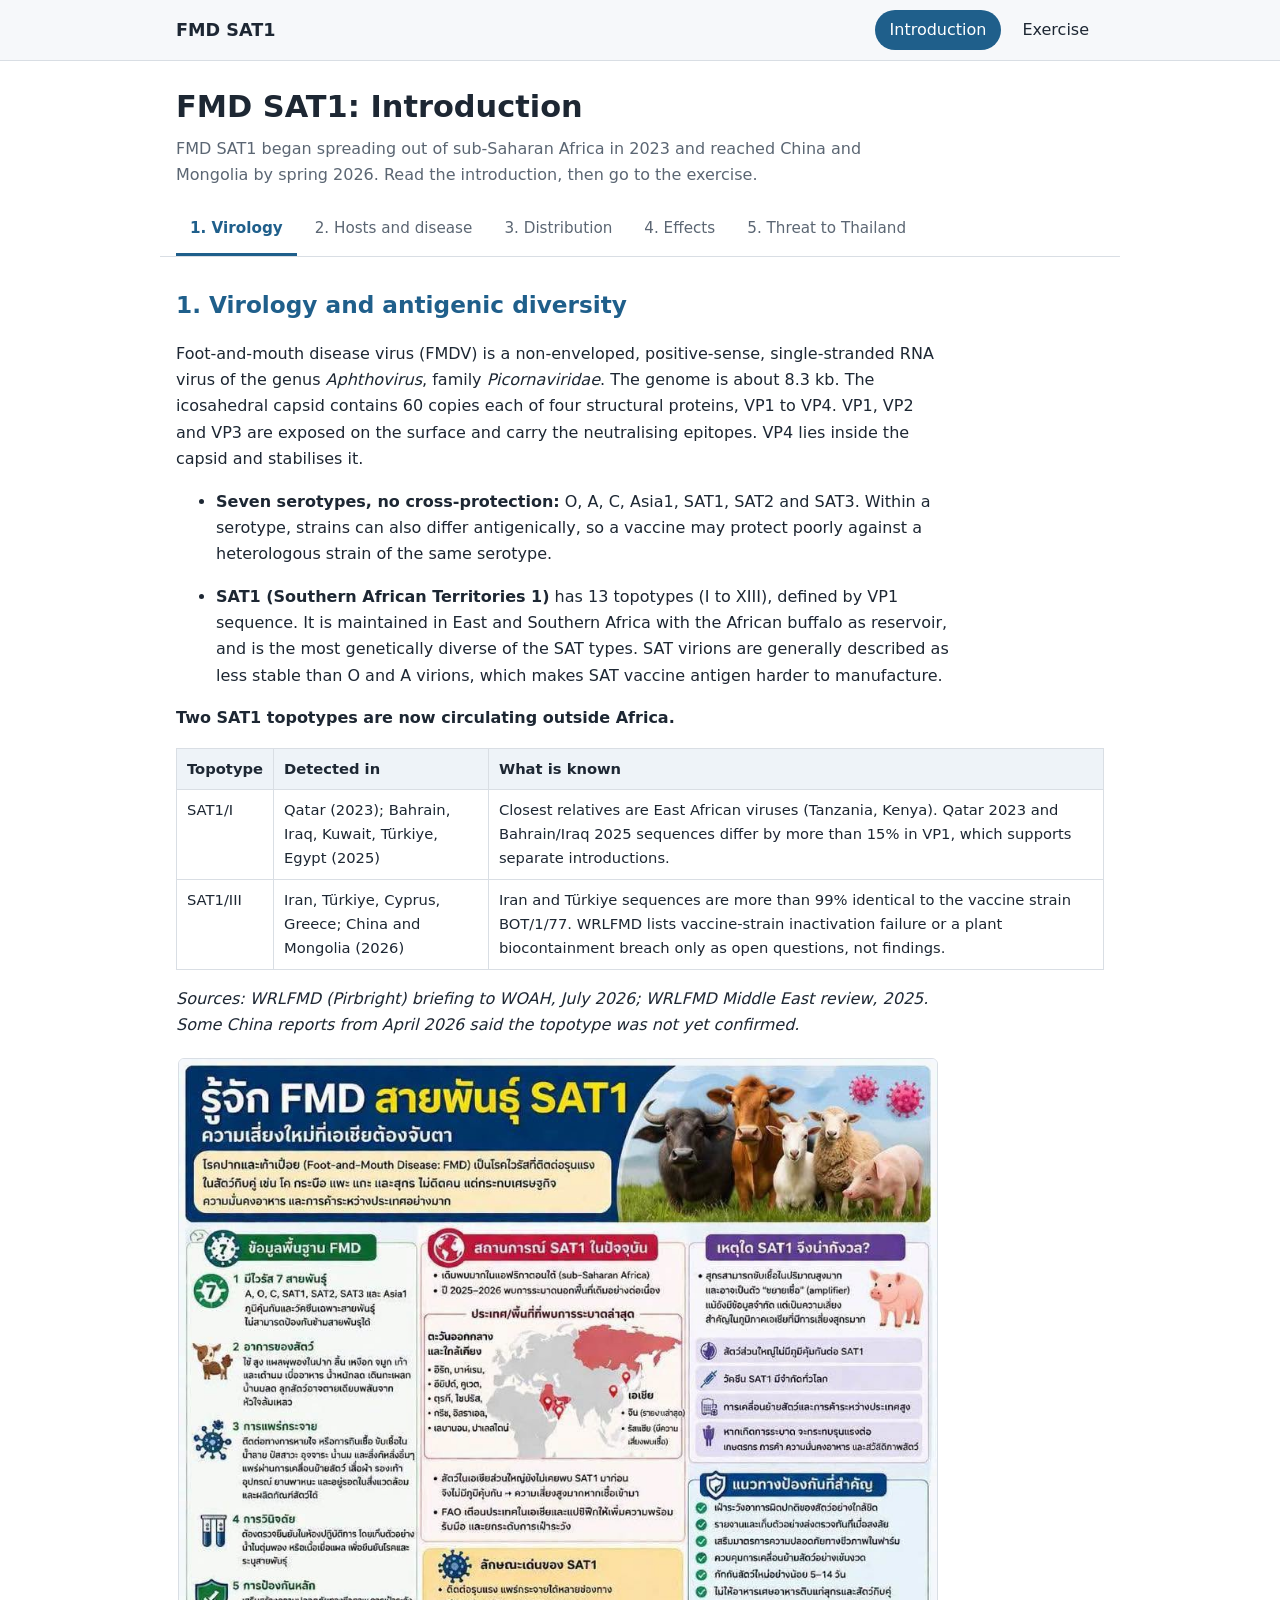
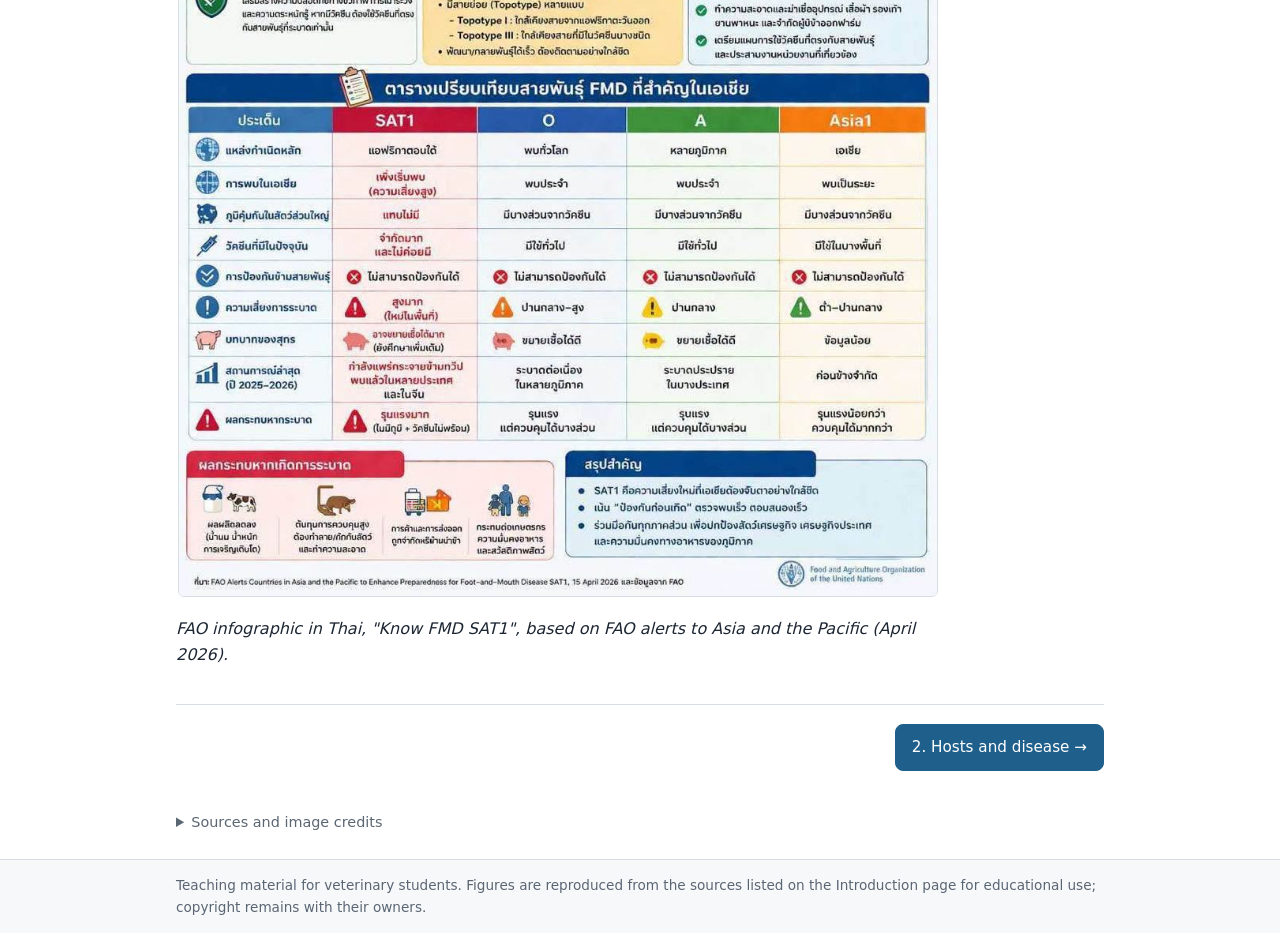
<file: index.html>
<!doctype html>
<html lang="en">
<head>
<meta charset="utf-8">
<meta name="viewport" content="width=device-width, initial-scale=1">
<title>FMD SAT1: Introduction</title>
<meta name="description" content="Teaching module on foot-and-mouth disease serotype SAT1 for veterinary students.">
<link rel="stylesheet" href="assets/style.css">
<script>document.documentElement.classList.add('js')</script>
</head>
<body>
<header class="site"><div class="bar"><a class="brand" href="index.html">FMD SAT1</a>
<nav aria-label="Main"><a href="index.html" aria-current="page">Introduction</a><a href="exercise.html">Exercise</a></nav></div></header>
<main>
<div class="intro"><h1>FMD SAT1: Introduction</h1>
<p>FMD SAT1 began spreading out of sub-Saharan Africa in 2023 and reached China and Mongolia by spring 2026. Read the introduction, then go to the exercise.</p></div>
<div class="tabbar"><div class="tablist" role="tablist" aria-label="Sections"><button role="tab" id="t-a0" aria-controls="p-a0" aria-selected="true" tabindex="0">1. Virology</button><button role="tab" id="t-a1" aria-controls="p-a1" aria-selected="false" tabindex="-1">2. Hosts and disease</button><button role="tab" id="t-a2" aria-controls="p-a2" aria-selected="false" tabindex="-1">3. Distribution</button><button role="tab" id="t-a3" aria-controls="p-a3" aria-selected="false" tabindex="-1">4. Effects</button><button role="tab" id="t-a4" aria-controls="p-a4" aria-selected="false" tabindex="-1">5. Threat to Thailand</button></div></div>
<div class="panels">
<section role="tabpanel" id="p-a0" aria-labelledby="t-a0" tabindex="0">
<h2>1. Virology and antigenic diversity</h2>
<p>Foot-and-mouth disease virus (FMDV) is a non-enveloped, positive-sense, single-stranded RNA virus of the genus <em>Aphthovirus</em>, family <em>Picornaviridae</em>. The genome is about 8.3 kb. The icosahedral capsid contains 60 copies each of four structural proteins, VP1 to VP4. VP1, VP2 and VP3 are exposed on the surface and carry the neutralising epitopes. VP4 lies inside the capsid and stabilises it.</p>
<ul>
<li><p><strong>Seven serotypes, no cross-protection:</strong> O, A, C, Asia1, SAT1, SAT2 and SAT3. Within a serotype, strains can also differ antigenically, so a vaccine may protect poorly against a heterologous strain of the same serotype.</p></li>
<li><p><strong>SAT1 (Southern African Territories 1)</strong> has 13 topotypes (I to XIII), defined by VP1 sequence. It is maintained in East and Southern Africa with the African buffalo as reservoir, and is the most genetically diverse of the SAT types. SAT virions are generally described as less stable than O and A virions, which makes SAT vaccine antigen harder to manufacture.</p></li>
</ul>
<p><strong>Two SAT1 topotypes are now circulating outside Africa.</strong></p>
<div class="tablewrap"><table>

<thead>
<tr class="header">
<th>Topotype</th>
<th>Detected in</th>
<th>What is known</th>
</tr>
</thead>
<tbody>
<tr class="odd">
<td>SAT1/I</td>
<td>Qatar (2023); Bahrain, Iraq, Kuwait, Türkiye, Egypt (2025)</td>
<td>Closest relatives are East African viruses (Tanzania, Kenya). Qatar 2023 and Bahrain/Iraq 2025 sequences differ by more than 15% in VP1, which supports separate introductions.</td>
</tr>
<tr class="even">
<td>SAT1/III</td>
<td>Iran, Türkiye, Cyprus, Greece; China and Mongolia (2026)</td>
<td>Iran and Türkiye sequences are more than 99% identical to the vaccine strain BOT/1/77. WRLFMD lists vaccine-strain inactivation failure or a plant biocontainment breach only as open questions, not findings.</td>
</tr>
</tbody>
</table></div>
<p><em>Sources: WRLFMD (Pirbright) briefing to WOAH, July 2026; WRLFMD Middle East review, 2025. Some China reports from April 2026 said the topotype was not yet confirmed.</em></p>
<p><a class="fig" href="assets/images/fao-infographic-th.jpg" target="_blank" rel="noopener" title="Open full size"><img src="assets/images/fao-infographic-th.jpg" alt="FAO infographic (Thai): FMD SAT1 compared with serotypes O, A and Asia1 in Asia" width="960" height="1440" loading="lazy"></a></p>
<p><em>FAO infographic in Thai, "Know FMD SAT1", based on FAO alerts to Asia and the Pacific (April 2026).</em></p>

<nav class="pager" aria-label="Section navigation"><span></span><button class="navbtn primary" data-go="a1">2. Hosts and disease &rarr;</button></nav>
</section>
<section role="tabpanel" id="p-a1" aria-labelledby="t-a1" tabindex="0" hidden>
<h2>2. Hosts, pathogenesis and clinical disease</h2>
<p>FMDV infects domestic and wild cloven-hoofed animals. It is not a zoonosis. The African buffalo (<em>Syncerus caffer</em>) is the only wildlife species with a significant epidemiological role, and it maintains the SAT types.</p>
<p><strong>Course of infection</strong></p>
<ul>
<li><p><strong>Incubation:</strong> 2 to 14 days. The WOAH Terrestrial Code uses 14 days.</p></li>
<li><p><strong>Entry and spread in the body:</strong> inhalation or ingestion, primary replication in the pharyngeal region, then viraemia and spread to stratified squamous epithelium. Vesicles form in the tongue, dental pad, lips, nares, interdigital skin, coronary band and teats.</p></li>
<li><p><strong>Excretion:</strong> virus is shed in exhaled air, saliva, faeces, urine, milk and semen. Milk and semen can carry virus up to 4 days before clinical signs, so animals are infectious before they look sick.</p></li>
<li><p><strong>Indirect spread:</strong> contaminated hands, footwear, clothing, vehicles, equipment, milk, semen for artificial insemination, and swill containing infected meat. Under some weather conditions, aerosols can travel up to about 60 km over land and 300 km over sea (WOAH).</p></li>
</ul>
<p><strong>Species differ in their role in an outbreak</strong></p>
<div class="tablewrap"><table>

<thead>
<tr class="header">
<th>Species</th>
<th>Role</th>
<th>Clinical picture</th>
</tr>
</thead>
<tbody>
<tr class="odd">
<td>Cattle, domestic buffalo</td>
<td>Indicator: very susceptible to inhaled virus, signs are usually obvious</td>
<td>Fever, anorexia, shivering, a sharp drop in milk yield, then drooling, lameness and vesicles on the mouth, feet and teats. Recovery takes 8 to 15 days.</td>
</tr>
<tr class="even">
<td>Sheep, goats</td>
<td>Maintenance: often mild or subclinical, so infection can go unnoticed</td>
<td>Fever, mild lameness, small oral lesions, agalactia. Lambs and kids may die without signs.</td>
</tr>
<tr class="odd">
<td>Pigs</td>
<td>Amplifier: excrete far more airborne virus than ruminants</td>
<td>Fever, severe foot lesions and lameness (worse on concrete), snout vesicles, high piglet mortality.</td>
</tr>
<tr class="even">
<td>African buffalo</td>
<td>Reservoir of SAT types</td>
<td>Usually subclinical; long-term carriers.</td>
</tr>
</tbody>
</table></div>
<ul>
<li><p><strong>Mortality:</strong> adults 1 to 5%. Young calves, lambs and piglets 20% or more, mostly from myocarditis ("tiger heart").</p></li>
<li><p><strong>Morbidity</strong> in a susceptible herd is close to 100%.</p></li>
<li><p><strong>SAT1 in goats (experimental):</strong> all five goats inoculated intradermolingually with mixed SAT1 isolates (10^4.57 TCID50) had fever within 48 hours, lasting 5 days on average. In-contact goats became febrile on days 5 and 9, and lesions appeared on days 4 and 8 after exposure.</p></li>
</ul>
<p><strong>The carrier state.</strong> A carrier is an animal that still has virus in the pharynx after the acute phase, without overt disease. In cattle, 15 to 50% become carriers; the state usually lasts under 6 months but can reach 3 years in a few animals. Sheep, goats and domestic buffalo carry for a few months. African buffalo can carry SAT viruses for at least 5 years. Carrier-to-susceptible transmission is rare and hard to prove, but modelling in buffalo suggests carriers account for about one third of potential transmission events and can keep SAT1 going in small herds of fewer than 100 animals. Whether carriers matter for SAT1 in Asian livestock is not known.</p>

<nav class="pager" aria-label="Section navigation"><button class="navbtn" data-go="a0">&larr; 1. Virology</button><button class="navbtn primary" data-go="a2">3. Distribution &rarr;</button></nav>
</section>
<section role="tabpanel" id="p-a2" aria-labelledby="t-a2" tabindex="0" hidden>
<h2>3. Distribution and spread</h2>
<p><strong>Before 2023.</strong> SAT1 was endemic in sub-Saharan Africa, with transmission maintained in East and Southern Africa. Outside Africa it appeared only as short, self-limiting incursions: in West Asia in the 1960s (Iraq, Lebanon, Israel, Jordan, Iran, Türkiye, Kuwait) and in Yemen in 1984.</p>
<p><strong>2023 onward.</strong> The Swine Health Information Center (SHIC) briefing describes a shift from sporadic detection to sustained circulation, and concludes that the spread is a real expansion, not an artefact of better reporting.</p>
<ul>
<li><p><strong>2023:</strong> Qatar (July); Jordan also reported.</p></li>
<li><p><strong>2025:</strong> Bahrain and Iraq (January), Kuwait (April), Türkiye (May), Egypt (mid-year), Azerbaijan and Iran (October), Lebanon (November).</p></li>
<li><p><strong>2026:</strong> Cyprus (December 2025 to February 2026, depending on source), Israel and Greece (March), China (March to April) and Mongolia (May).</p></li>
<li><p><strong>Southern Africa:</strong> a SAT1 upsurge cost Botswana and Lesotho their FMD-free status (WRLFMD, 2026).</p></li>
</ul>
<p>Sources differ by a month or two for several countries (Iraq, Egypt, Cyprus), and some reports were not confirmed by national authorities. When you cite a date, cite the source.</p>
<p><a class="fig" href="assets/images/shic-timeline.jpg" target="_blank" rel="noopener" title="Open full size"><img src="assets/images/shic-timeline.jpg" alt="Timeline of FMDV SAT1 detections outside endemic regions, 2023 to 2026" width="1024" height="385" loading="lazy"></a></p>
<p><em>Timeline of SAT1 detections outside endemic regions, 2023 to 2026. Source: Swine Health Information Center, 8 April 2026.</em></p>
<p><a class="fig" href="assets/images/dld-map-middle-east.jpg" target="_blank" rel="noopener" title="Open full size"><img src="assets/images/dld-map-middle-east.jpg" alt="Department of Livestock Development map of SAT1 spread in the Middle East, 2025 to 2026" width="1019" height="1440" loading="lazy"></a></p>
<p><em>Department of Livestock Development summary of SAT1 reports since March 2025 (data to April 2026). Arrows show the direction of spread from Africa through the Middle East.</em></p>

<nav class="pager" aria-label="Section navigation"><button class="navbtn" data-go="a1">&larr; 2. Hosts and disease</button><button class="navbtn primary" data-go="a3">4. Effects &rarr;</button></nav>
</section>
<section role="tabpanel" id="p-a3" aria-labelledby="t-a3" tabindex="0" hidden>
<h2>4. Effects</h2>
<p>SAT1 affects animal health, production, income and trade.</p>
<p><strong>Direct losses (at farm level)</strong></p>
<ul>
<li><p>Milk yield falls sharply and may not return to the previous level. FAO reports significant impact on the dairy sector in West Asia.</p></li>
<li><p>Weight gain slows, fertility drops, and draught animals lose working capacity because of lameness.</p></li>
<li><p>Young animals die of myocarditis, so losses extend into next year's replacement stock.</p></li>
<li><p>Culling, if used, removes the farm's productive assets.</p></li>
</ul>
<p><strong>Indirect losses (beyond the farm)</strong></p>
<ul>
<li><p>Cost of the response: surveillance, vaccine, culling, compensation, disinfection, staff.</p></li>
<li><p>Trade: loss of market access, or restriction to heat-treated or processed products. Control costs and trade restrictions fall along the whole value chain.</p></li>
<li><p>Disrupted markets: movement standstills and market closures stop sales when households need cash.</p></li>
<li><p>Wider food-security effects in smallholder-dominated systems.</p></li>
</ul>
<p><strong>Scale.</strong></p>
<ul>
<li><p>A FAO rapid assessment estimates risk-adjusted direct loss exposure of about USD 2.0 billion a year across 33 Asia-Pacific countries in a medium-impact scenario. It excludes trade disruption, market shocks, loss of herd asset value and response costs, so total impact would be higher.</p></li>
<li><p>For comparison, FMD in sub-Saharan Africa is estimated to cost more than USD 2.3 billion a year in livestock production losses.</p></li>
<li><p>Smaller livestock-dependent economies carry a higher relative burden.</p></li>
</ul>
<p><strong>Economics to keep in mind in the exercise.</strong> Losses and costs fall on different people (private losses for farmers, public costs for government), compensation changes farmers' incentives to report, and prevention has the characteristics of a public good because one farm's biosecurity protects its neighbours.</p>

<nav class="pager" aria-label="Section navigation"><button class="navbtn" data-go="a2">&larr; 3. Distribution</button><button class="navbtn primary" data-go="a4">5. Threat to Thailand &rarr;</button></nav>
</section>
<section role="tabpanel" id="p-a4" aria-labelledby="t-a4" tabindex="0" hidden>
<h2>5. How SAT1 became a threat to Thailand</h2>
<p>SAT1 reached East Asia in spring 2026, and Thailand's livestock have no immunity to it. Five facts explain the threat.</p>
<p><strong>1. It is now on the Asian mainland.</strong></p>
<ul>
<li><p><strong>Xinjiang:</strong> first detected on 28 March 2026 at a livestock market in Ili Kazakh Prefecture, about 85 km from the Kazakhstan border. 142 cases, with 513 other susceptible animals on site.</p></li>
<li><p><strong>Gansu:</strong> reported on 2 April 2026 from a farm in Wuwei Prefecture, about 300 km from the Mongolian border. 77 cases, with 5,715 other susceptible animals on site.</p></li>
<li><p>All reported cases were domestic cattle. China notified WOAH on 16 April 2026. Mongolia followed in May. WRLFMD reports the viruses as SAT1/III.</p></li>
<li><p>The two sites are about 2,000 km apart. The source of introduction is not confirmed. China's ministry suspects entry across the northwest border. The distance between sites raises the possibility of several introductions or undetected spread.</p></li>
<li><p>China's O, A and Asia1 vaccines give no protection. China culled and disinfected at both sites, increased border patrols against smuggling, and gave emergency approval to two SAT1 vaccines.</p></li>
<li><p>On 17 June 2026 FAO put South and Southeast Asia on high alert.</p></li>
</ul>
<p><a class="fig" href="assets/images/dld-china-april-2026.jpg" target="_blank" rel="noopener" title="Open full size"><img src="assets/images/dld-china-april-2026.jpg" alt="Department of Livestock Development summary of FMD SAT1 in China, April 2026" width="1017" height="1440" loading="lazy"></a></p>
<p><em>Department of Livestock Development infographic, from WOAH and FMD in China reports, April 2026.</em></p>
<p><strong>2. Thai animals are immunologically naive to SAT1.</strong> FMD is endemic in Thailand with serotypes O and A. The most widespread lineage in the region is O/ME-SA/Ind-2001e, followed by A/ASIA/Sea-97 and O/ME-SA/PanAsia-2. Asia1 has not been reported in Thailand since 1998. Vaccines and herd immunity are built on these types, and none protects against SAT1.</p>
<p><a class="fig" href="assets/images/wrlfmd-global-status.jpg" target="_blank" rel="noopener" title="Open full size"><img src="assets/images/wrlfmd-global-status.jpg" alt="WRLFMD conjectured FMD status of countries, 2026" width="800" height="391" loading="lazy"></a></p>
<p><em>Global FMD status. Red = endemic; mainland Southeast Asia, including Thailand, is endemic for FMD. Source: WRLFMD, Pirbright Institute, via MSD Veterinary Manual (2026).</em></p>
<p><strong>3. Cross-border movement is already a documented driver of FMD in the region.</strong> Space-time cluster analysis in Southeast Asia found that most clusters stay within a country, but some span borders, which supports cross-border transmission. Authors recommend bilateral movement agreements, real-time information sharing, border community engagement, and better market biosecurity and traceability.</p>
<p><strong>4. Value chains are open to a new virus.</strong> FAO notes that animals in the region often pass from small farms to traders and live-animal markets before slaughter or border crossing, so virus can move before an outbreak is confirmed. Smallholders often keep large and small ruminants and pigs near the home, and biosecurity varies widely. FAO lists the SAT introduction pathways as livestock movement, legal and informal trade in animal products, wildlife, people, fodder and vehicles.</p>
<p><strong>5. Our tools are matched to old serotypes.</strong> Few SAT1 vaccines are available worldwide, and matching of SAT1 field viruses to existing vaccine strains gave variable results. At the Pak Chong reference laboratory, in-house vaccine matching covers O, A and Asia1 only, although PCR, antigen ELISA, isolation and sequencing follow WRLFMD protocols and can detect and type SAT1.</p>

<nav class="pager" aria-label="Section navigation"><button class="navbtn" data-go="a3">&larr; 4. Effects</button><a class="navbtn primary" href="exercise.html">Go to the exercise &rarr;</a></nav>
</section>
</div>
</main>
<section class="credits" aria-label="Sources and image credits"><details><summary>Sources and image credits</summary><ul>
<li>Swine Health Information Center. Emergence and Global Expansion of Foot-and-Mouth Disease Virus Serotype SAT1, 8 April 2026.</li>
<li>FAO Regional Office for Asia and the Pacific. FAO moves to avert wider livestock crisis as new foot-and-mouth disease serotype threat reaches Asia, 17 June 2026.</li>
<li>FAO. FAO alerts countries in North Africa, West Asia and Caucasus to enhance preparedness for foot-and-mouth disease SAT1, 12 November 2025.</li>
<li>Boonsuya Seeyo K. Situation of FMD serotype SAT1 and preparedness of FMD diagnosis in Thailand. Regional Reference Laboratory for FMD, South-East Asia, NIAH, DLD (slides, May 2026).</li>
<li>Department of Livestock Development infographics: FMD SAT1 in China (April 2026); FMD SAT1 situation 2025 to 2026.</li>
<li>FAO Thai infographic, "Know FMD SAT1" (April 2026).</li>
<li>WRLFMD conjectured FMD status map, Pirbright Institute, via MSD Veterinary Manual.</li>
<li>GOV.UK. Foot and Mouth Disease (FMD) in China, April 2026; WRLFMD briefing to WOAH, July 2026; WOAH FMD disease card; Jolles et al., carriers in buffalo (PMC7612424).</li>
</ul></details></section>
<footer class="site"><p>Teaching material for veterinary students. Figures are reproduced from the sources listed on the Introduction page for educational use; copyright remains with their owners.</p></footer>
<script src="assets/app.js"></script>
</body>
</html>
</file>
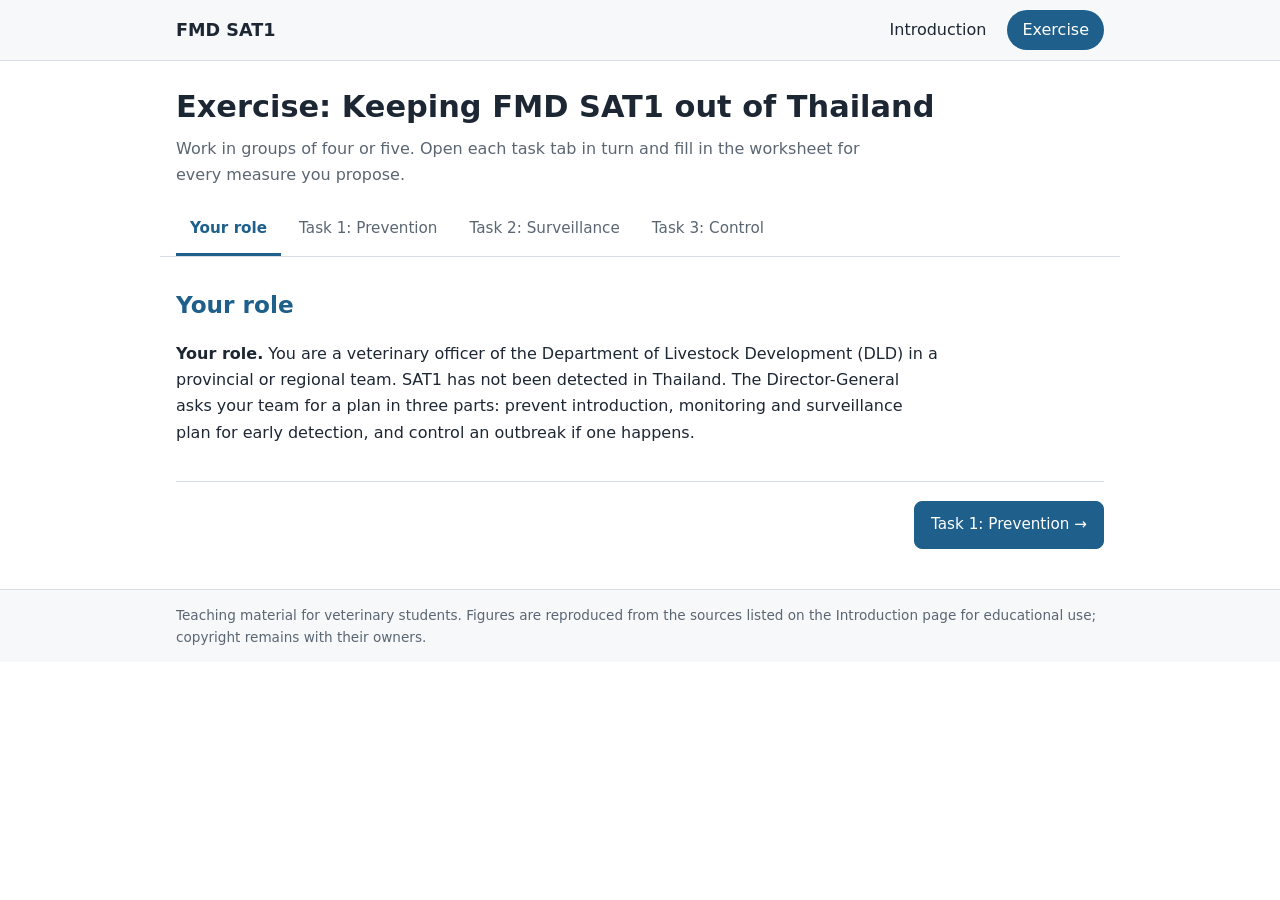
<file: exercise.html>
<!doctype html>
<html lang="en">
<head>
<meta charset="utf-8">
<meta name="viewport" content="width=device-width, initial-scale=1">
<title>FMD SAT1: Exercise</title>
<meta name="description" content="Teaching module on foot-and-mouth disease serotype SAT1 for veterinary students.">
<link rel="stylesheet" href="assets/style.css">
<script>document.documentElement.classList.add('js')</script>
</head>
<body>
<header class="site"><div class="bar"><a class="brand" href="index.html">FMD SAT1</a>
<nav aria-label="Main"><a href="index.html">Introduction</a><a href="exercise.html" aria-current="page">Exercise</a></nav></div></header>
<main>
<div class="intro"><h1>Exercise: Keeping FMD SAT1 out of Thailand</h1>
<p>Work in groups of four or five. Open each task tab in turn and fill in the worksheet for every measure you propose.</p></div>
<div class="tabbar"><div class="tablist" role="tablist" aria-label="Sections"><button role="tab" id="t-b0" aria-controls="p-b0" aria-selected="true" tabindex="0">Your role</button><button role="tab" id="t-b1" aria-controls="p-b1" aria-selected="false" tabindex="-1">Task 1: Prevention</button><button role="tab" id="t-b2" aria-controls="p-b2" aria-selected="false" tabindex="-1">Task 2: Surveillance</button><button role="tab" id="t-b3" aria-controls="p-b3" aria-selected="false" tabindex="-1">Task 3: Control</button></div></div>
<div class="panels">
<section role="tabpanel" id="p-b0" aria-labelledby="t-b0" tabindex="0">
<h2>Your role</h2>
<p><strong>Your role.</strong> You are a veterinary officer of the Department of Livestock Development (DLD) in a provincial or regional team. SAT1 has not been detected in Thailand. The Director-General asks your team for a plan in three parts: prevent introduction, monitoring and surveillance plan for early detection, and control an outbreak if one happens.</p>
<nav class="pager" aria-label="Section navigation"><span></span><button class="navbtn primary" data-go="b1">Task 1: Prevention &rarr;</button></nav>
</section>
<section role="tabpanel" id="p-b1" aria-labelledby="t-b1" tabindex="0" hidden>
<h2>Task 1. Prevent SAT1 from being introduced</h2>
<p><strong>Situation.</strong> SAT1/III is in China and Mongolia and moving along Asian livestock trade routes. Thailand has land borders with Myanmar, Lao PDR, Cambodia and Malaysia, large informal cross-border trade in cattle and buffalo, and international airports and seaports.</p>
<p>Think about:</p>
<ol type="1">
<li><p><strong>Border and trade measures.</strong> Inspection, quarantine and testing of imports, import conditions by commodity and by the exporting country's status (Terrestrial Code Chapter 8.8: for example, for live cattle, residence in a free country or zone for at least 3 months and no FMD within 10 km, or 30 days of isolation with negative tests), bans on products from affected countries, and penalties.</p></li>
<li><p><strong>Internal measures.</strong> Live-animal markets, transporters, traders, slaughterhouses and farms. Consider market rest days and cleaning, no mixing of consignments, a ban on feeding untreated food waste, quarantine of new animals for 5 to 14 days, visitor and vehicle control, and farmer awareness.</p></li>
<li><p><strong>Vaccination.</strong> Should Thailand vaccinate against SAT1 before any case? If so, who and where: a buffer zone along high-risk borders, dairy herds, all ruminants? Which vaccine, given r1 values and limited supply? How does it fit with the current vaccination program in Thailand?</p></li>
<li><p><strong>Regional action.</strong> What would you ask of neighbours, FAO, WOAH and the reference laboratories?</p></li>
</ol>
<p><strong>Feasibility and socioeconomic prompts</strong></p>
<ul>
<li><p>Do officers have the legal power and staff to control informal crossings and thousands of small markets?</p></li>
<li><p>Who loses income when markets close or imports stop? Does a ban on animal products push trade into illegal channels and increase the risk?</p></li>
<li><p>What would preventive vaccination cost per animal per year (vaccine, two doses, labour, cold chain, post-vaccination monitoring), and who would pay?</p></li>
<li><p>Would vaccination affect trade or later surveillance?</p></li>
</ul>
<p><strong>Worksheet:</strong> add one row per measure.</p>
<div class="tablewrap"><table>

<thead>
<tr class="header">
<th>Measure</th>
<th>Who acts, what is needed</th>
<th>Feasible in Thailand? (H/M/L and why)</th>
<th>Socioeconomic impact: who gains, who pays</th>
<th>How to reduce the harm</th>
</tr>
</thead>
<tbody>
<tr class="odd">
<td></td>
<td></td>
<td></td>
<td></td>
<td></td>
</tr>
<tr class="even">
<td></td>
<td></td>
<td></td>
<td></td>
<td></td>
</tr>
<tr class="odd">
<td></td>
<td></td>
<td></td>
<td></td>
<td></td>
</tr>
<tr class="even">
<td></td>
<td></td>
<td></td>
<td></td>
<td></td>
</tr>
</tbody>
</table></div>
<h4>Example</h4><div class="tablewrap"><table>

<thead>
<tr class="header">
<th><strong>Measure</strong></th>
<th><strong>Who acts, what is needed</strong></th>
<th><strong>Feasible in Thailand?</strong></th>
<th><strong>Who gains, who pays</strong></th>
<th><strong>How to reduce the harm</strong></th>
</tr>
</thead>
<tbody>
<tr class="odd">
<td>Risk-based checks and sampling of vehicles and animals at high-risk border crossings</td>
<td>DLD quarantine officers, border police, PCR-capable lab. Needs staff, sampling kits, and legal power to stop and inspect</td>
<td><strong>Medium.</strong> Works at official crossings. Informal crossings are hard to cover</td>
<td>Gain: all livestock keepers, exporters. Pay: government budget; transporters lose time</td>
<td>Focus on the highest-risk crossings; use standard rapid checks; keep delays short for compliant transporters</td>
</tr>
</tbody>
</table></div>

<nav class="pager" aria-label="Section navigation"><button class="navbtn" data-go="b0">&larr; Your role</button><button class="navbtn primary" data-go="b2">Task 2: Surveillance &rarr;</button></nav>
</section>
<section role="tabpanel" id="p-b2" aria-labelledby="t-b2" tabindex="0" hidden>
<h2>Task 2. Surveillance for early detection</h2>
<p><strong>Situation.</strong> Design a surveillance system for FMD SAT1 in Thailand. It should detect an introduction early and show whether SAT1 is present or absent. FMD types O and A are already endemic, so many vesicular cases will be FMD but not SAT1. The system must be able to identify SAT1 among them.</p>
<p><strong>Think about:</strong></p>
<ol type="1">
<li><p><strong>Passive surveillance.</strong> How do you get farmers, private veterinarians, para-veterinarians, market staff and slaughterhouse inspectors to report suspicious signs quickly? Consider a hotline, feedback, training, and what happens to a farmer after reporting.</p></li>
<li><p><strong>Active, risk-based surveillance.</strong> Where would you look first: border districts, live-animal markets, slaughterhouses, dairy areas, pig farms, transport routes? In which species? Which sampling frame, sample type (swabs, vesicular epithelium, bulk-tank milk for dairy herds, serum) and frequency?</p></li>
<li><p><strong>Syndromic and early-warning signals.</strong> Besides clinical reports, FAO suggests livestock mortality, slaughterhouse observations, milk-yield drops and information from traders and social media. Which would you monitor in Thailand, and who collects them?</p></li>
<li><p><strong>Case definition and trigger.</strong> Write a suspect-case definition. Which vesicular cases must be sent for serotyping or sequencing, not only for pan-serotype PCR? What actions start in the first 24 to 48 hours?</p></li>
<li><p><strong>Laboratory chain.</strong> From sample collection to result: transport, biosafety, turnaround time, serotype confirmation, sequencing, and referral to a reference laboratory. Where is the bottleneck?</p></li>
<li><p><strong>Serology.</strong> In a country with endemic O and A and widespread vaccination, what can structural-protein serology and NSP ELISA tell you about SAT1, and what can they not?</p></li>
<li><p><strong>Evidence of freedom.</strong> What combination of evidence would you present to a trading partner: passive reports with timely testing, targeted active surveillance, border controls, and documentation of no SAT1 detection? What does "absence of evidence" mean here?</p></li>
<li><p><strong>Reporting.</strong> What do you report, to whom (DLD, WOAH, FAO, neighbours) and how fast?</p></li>
</ol>
<p><strong>Worksheet:</strong> add one row per surveillance component.</p>
<div class="tablewrap"><table>

<thead>
<tr class="header">
<th>Surveillance component</th>
<th>Target, sample and frequency</th>
<th>Feasible in Thailand? (H/M/L and why)</th>
<th>Socioeconomic impact: who gains, who pays</th>
<th>How to reduce the harm</th>
</tr>
</thead>
<tbody>
<tr class="odd">
<td></td>
<td></td>
<td></td>
<td></td>
<td></td>
</tr>
<tr class="even">
<td></td>
<td></td>
<td></td>
<td></td>
<td></td>
</tr>
<tr class="odd">
<td></td>
<td></td>
<td></td>
<td></td>
<td></td>
</tr>
<tr class="even">
<td></td>
<td></td>
<td></td>
<td></td>
<td></td>
</tr>
</tbody>
</table></div>

<nav class="pager" aria-label="Section navigation"><button class="navbtn" data-go="b1">&larr; Task 1: Prevention</button><button class="navbtn primary" data-go="b3">Task 3: Control &rarr;</button></nav>
</section>
<section role="tabpanel" id="p-b3" aria-labelledby="t-b3" tabindex="0" hidden>
<h2>Task 3. Control and eradicate SAT1 after an outbreak</h2>
<p><strong>Situation (hypothetical).</strong> Laboratory testing confirms SAT1 on a dairy farm in a major dairy-producing area. Within days, neighbouring dairy farms report similar signs. The farms range from smallholders with a few cows to larger commercial herds. They deliver milk to cooperative collection centres and share artificial insemination technicians, veterinarians, feed trucks and calf and cull-cow traders. On the index farm the oldest lesions are about 4 days old, cull cows were sold at a live-animal market 8 days ago, and milk is collected daily.</p>
<p><strong>Think about:</strong></p>
<ol type="1">
<li><p><strong>Epidemiological investigation.</strong> Using the incubation period (2 to 14 days) and the fact that virus is shed in milk up to 4 days before signs, define the window during which you must trace animals, people, vehicles, milk and products forward and backward from the index herd. Which contacts are highest priority (for example milk tankers, AI technicians, feed trucks, veterinarians, and calf and cull-cow traders)?</p></li>
<li><p><strong>First 72 hours.</strong> List your actions in order: sampling and confirmation, notification to WOAH, quarantine of the farm, a standstill on animal movement, tracing, and setting zones. What distance would you use for the infected, protection and surveillance zones? (The EU, for example, applies at least 3 km and 10 km for the protection and surveillance zones.) What would you adapt for Thailand?</p></li>
<li><p><strong>Strategy.</strong> Compare stamping out alone, stamping out with emergency vaccination to live, emergency vaccination to cull, and vaccination without slaughter. Use the Terrestrial Code (Chapter 8.8) to find how each choice affects the waiting period for regaining status and for trade, and decide what is relevant for an endemic country.</p></li>
<li><p><strong>Vaccine decision.</strong> Which vaccine: SAT1 monovalent, from which producer, how quickly can it arrive? How would you check that it matches the field virus (r1, heterologous neutralising titre) and that its potency is adequate (high-potency, at least 6 PD50)? Do you vaccinate ring-wise, the whole province, or high-risk species? How soon after vaccination can you expect protection, and what do you do in the gap? How would you separate vaccinated from infected animals (NSP ELISA, purified vaccine)? What about the O and A programme?</p></li>
<li><p><strong>Movement, markets and biosecurity.</strong> Which markets, transport routes and slaughterhouses close, for how long, and how do you clean and disinfect vehicles and premises? How do you keep milk collection running safely, and what do you do with milk from infected and in-contact herds?</p></li>
<li><p><strong>Species differences.</strong> What changes for lactating cows, dry cows, heifers and calves (myocarditis risk), and for goats, sheep and pigs kept on or near dairy farms?</p></li>
<li><p><strong>Disposal and welfare.</strong> How do you dispose of carcasses, milk, manure and bedding safely, and cull humanely if needed?</p></li>
<li><p><strong>Communication.</strong> What do you tell farmers, cooperatives, traders, consumers and the media? FMD does not infect people. How do you prevent unnecessary panic about meat and milk?</p></li>
<li><p><strong>Ending the outbreak.</strong> What evidence shows SAT1 is eradicated, and what surveillance continues?</p></li>
</ol>
<p><strong>Feasibility and socioeconomic prompts</strong></p>
<ul>
<li><p>Can the province find enough trained staff, protective equipment, disinfectant, vehicles and laboratory capacity within days?</p></li>
<li><p>If animals are culled, what compensation is paid, how fast and from which budget? How does compensation level affect willingness to report (moral hazard and under-reporting)?</p></li>
<li><p>Who is hit hardest by a standstill and market closure: a smallholder with one cow, a cooperative, a trader, a slaughterhouse worker? What happens to milk collection and the cooperative's cash flow?</p></li>
<li><p>What happens to exports and national trade if SAT1 is confirmed?</p></li>
<li><p>Compare costs: an early, strong response versus a slow one that lets the disease reach other provinces. Which data would you need for a partial budget or benefit-cost analysis?</p></li>
</ul>
<p><strong>Worksheet:</strong> add one row per control measure.</p>
<div class="tablewrap"><table>

<thead>
<tr class="header">
<th>Control measure</th>
<th>Who acts, what is needed</th>
<th>Feasible in Thailand? (H/M/L and why)</th>
<th>Socioeconomic impact: who gains, who pays</th>
<th>How to reduce the harm</th>
</tr>
</thead>
<tbody>
<tr class="odd">
<td></td>
<td></td>
<td></td>
<td></td>
<td></td>
</tr>
<tr class="even">
<td></td>
<td></td>
<td></td>
<td></td>
<td></td>
</tr>
<tr class="odd">
<td></td>
<td></td>
<td></td>
<td></td>
<td></td>
</tr>
<tr class="even">
<td></td>
<td></td>
<td></td>
<td></td>
<td></td>
</tr>
</tbody>
</table></div>

<nav class="pager" aria-label="Section navigation"><button class="navbtn" data-go="b2">&larr; Task 2: Surveillance</button><a class="navbtn primary" href="index.html">Back to the introduction &rarr;</a></nav>
</section>
</div>
</main>

<footer class="site"><p>Teaching material for veterinary students. Figures are reproduced from the sources listed on the Introduction page for educational use; copyright remains with their owners.</p></footer>
<script src="assets/app.js"></script>
</body>
</html>
</file>
<file: assets/style.css>
:root{--bg:#fff;--surface:#f6f8fa;--fg:#1d2733;--muted:#5b6673;--line:#d9dee4;--accent:#1f5f8b;--accent-fg:#fff;--th:#eef3f8;--code:#f4f6f8}
@media (prefers-color-scheme:dark){:root{--bg:#14181d;--surface:#1a2027;--fg:#e4e8ec;--muted:#9aa5b1;--line:#2f3943;--accent:#7fb7e0;--accent-fg:#0d1217;--th:#1e252d;--code:#1b2128}}
*{box-sizing:border-box}
html{scroll-behavior:smooth}
body{margin:0;background:var(--bg);color:var(--fg);font:16px/1.65 "Segoe UI",system-ui,-apple-system,Helvetica,Arial,sans-serif}
a{color:var(--accent)}
header.site{background:var(--surface);border-bottom:1px solid var(--line)}
.bar{max-width:960px;margin:0 auto;padding:10px 16px;display:flex;align-items:center;justify-content:space-between;gap:12px;flex-wrap:wrap}
.brand{font-weight:700;font-size:1.1rem;text-decoration:none;color:var(--fg)}
.bar nav{display:flex;gap:6px}
.bar nav a{padding:6px 14px;border-radius:999px;text-decoration:none;color:var(--fg);border:1px solid transparent}
.bar nav a:hover{border-color:var(--line)}
.bar nav a[aria-current=page]{background:var(--accent);color:var(--accent-fg)}
main{max-width:960px;margin:0 auto;padding:24px 16px 40px}
.intro h1{font-size:1.9rem;line-height:1.25;margin:.1em 0 .3em}
.intro p{color:var(--muted);max-width:70ch;margin:.3em 0 1em}
.tabbar{position:sticky;top:0;z-index:5;background:var(--bg);border-bottom:1px solid var(--line);margin:0 -16px;padding:0 16px}
.tablist{display:flex;gap:4px;overflow-x:auto;scrollbar-width:thin}
[role=tab]{flex:0 0 auto;font:inherit;font-size:.95rem;padding:12px 14px;border:0;border-bottom:3px solid transparent;background:none;color:var(--muted);cursor:pointer;white-space:nowrap}
[role=tab]:hover{color:var(--fg)}
[role=tab][aria-selected=true]{color:var(--accent);border-bottom-color:var(--accent);font-weight:600}
[role=tab]:focus-visible,.navbtn:focus-visible,[role=tabpanel]:focus-visible,a:focus-visible,summary:focus-visible{outline:3px solid var(--accent);outline-offset:2px}
:root:not(.js) .tabbar{display:none}
:root:not(.js) [role=tabpanel][hidden]{display:block}
[role=tabpanel]{padding-top:8px;outline:none}
[role=tabpanel] h2{font-size:1.45rem;margin:.9em 0 .4em;color:var(--accent)}
h3{font-size:1.1rem;margin:1.5em 0 .4em}
h4{font-size:1.05rem;margin:1.6em 0 .4em;padding-top:.6em;border-top:1px dashed var(--line)}
p,li{max-width:75ch}
li{margin:.3em 0}
.fig{display:block;margin:1.2em auto;max-width:760px}
.fig img{display:block;width:100%;height:auto;border:1px solid var(--line);border-radius:6px}
.tablewrap{overflow-x:auto;margin:1em 0}
table{border-collapse:collapse;width:100%;font-size:.92rem;min-width:560px}
th,td{border:1px solid var(--line);padding:8px 10px;vertical-align:top;text-align:left}
th{background:var(--th)}
td:empty{height:2.4em}
.pager{display:flex;justify-content:space-between;gap:12px;margin:2.2em 0 0;padding-top:1.2em;border-top:1px solid var(--line);flex-wrap:wrap}
.navbtn{font:inherit;font-size:.95rem;padding:10px 16px;border-radius:8px;border:1px solid var(--line);background:var(--surface);color:var(--fg);cursor:pointer;text-decoration:none;display:inline-block}
.navbtn:hover{border-color:var(--accent)}
.navbtn.primary{background:var(--accent);color:var(--accent-fg);border-color:var(--accent);margin-left:auto}
.credits{max-width:960px;margin:0 auto;padding:0 16px 24px;font-size:.9rem;color:var(--muted)}
.credits summary{cursor:pointer}
footer.site{border-top:1px solid var(--line);background:var(--surface);color:var(--muted);font-size:.85rem}
footer.site p{max-width:960px;margin:0 auto;padding:14px 16px}
@media (max-width:600px){.intro h1{font-size:1.5rem}[role=tabpanel] h2{font-size:1.25rem}}
@media print{
 header.site,.tabbar,.pager,footer.site{display:none}
 [role=tabpanel][hidden]{display:block}
 body{font-size:11pt}main{max-width:none;padding:0}
 .fig{max-width:60%}.fig img,tr{break-inside:avoid}
 h2,h3,h4{break-after:avoid}
 table{min-width:0}
}
</file>
